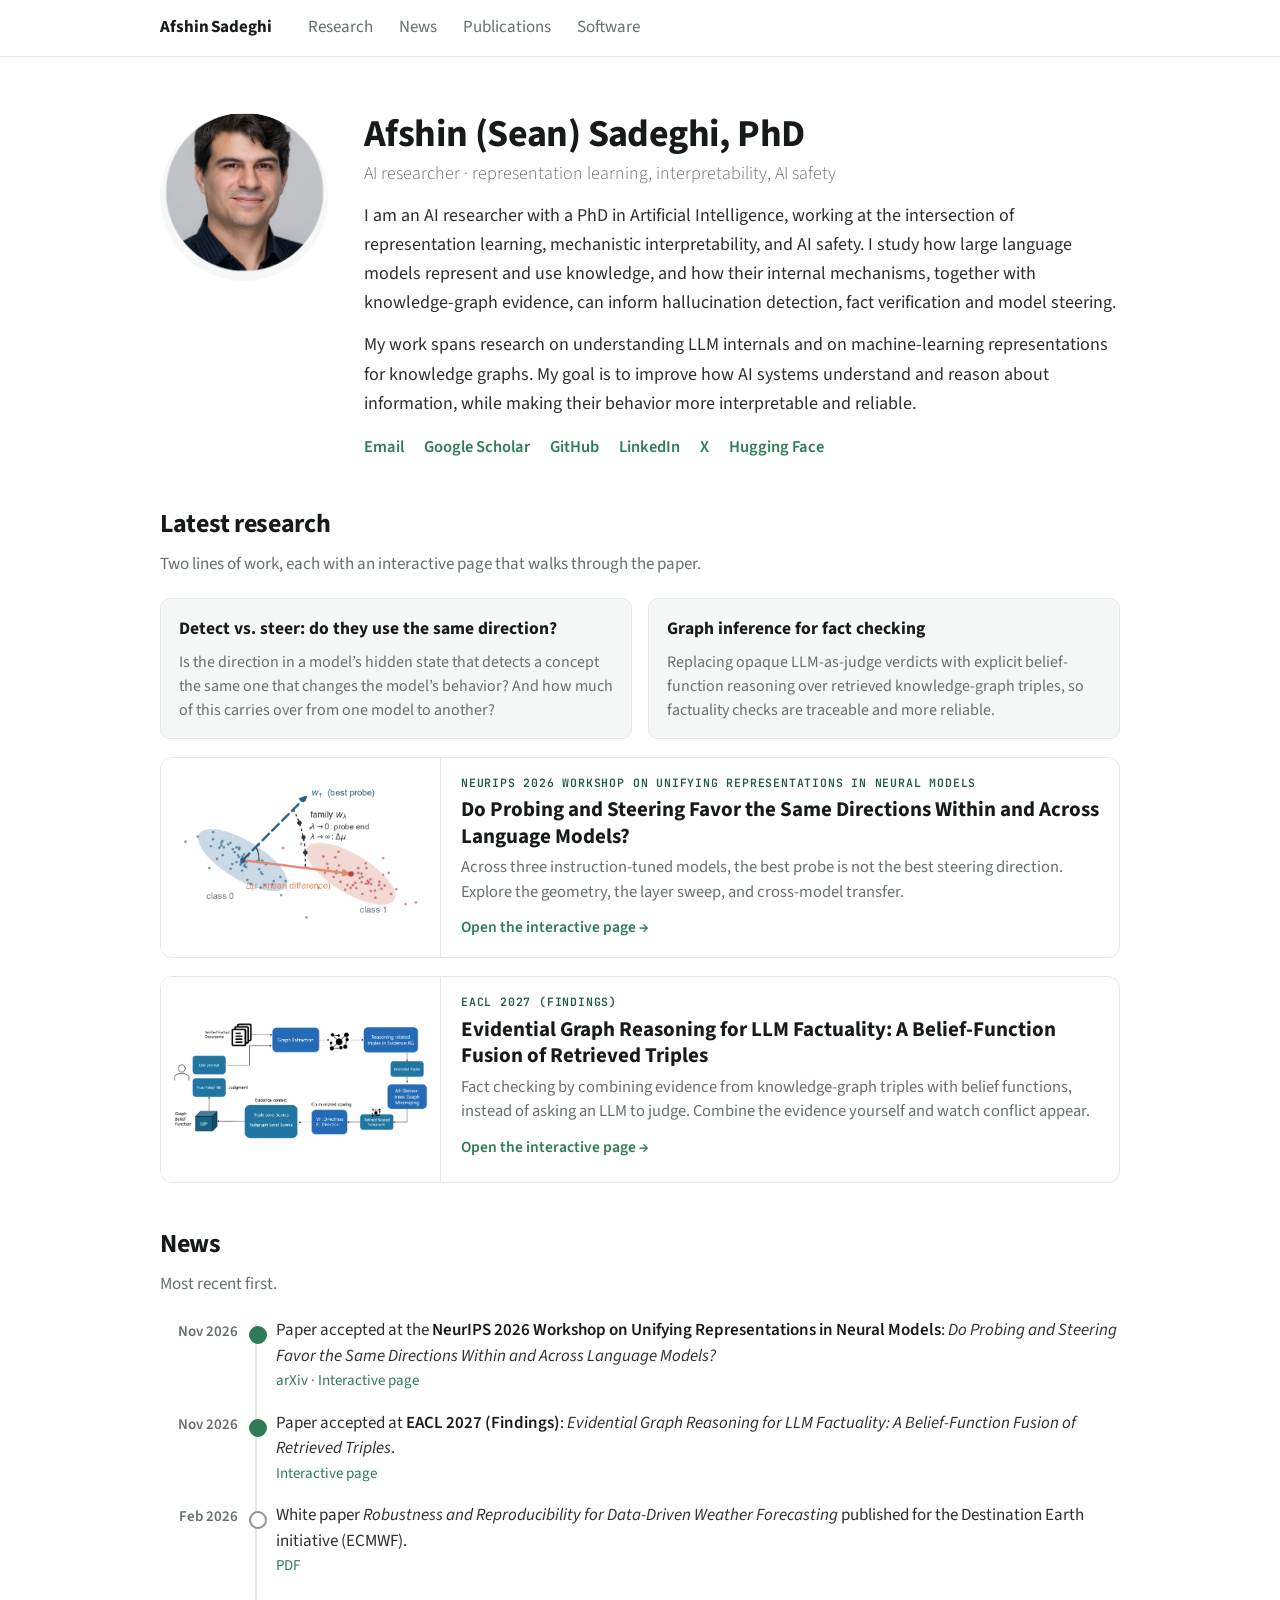
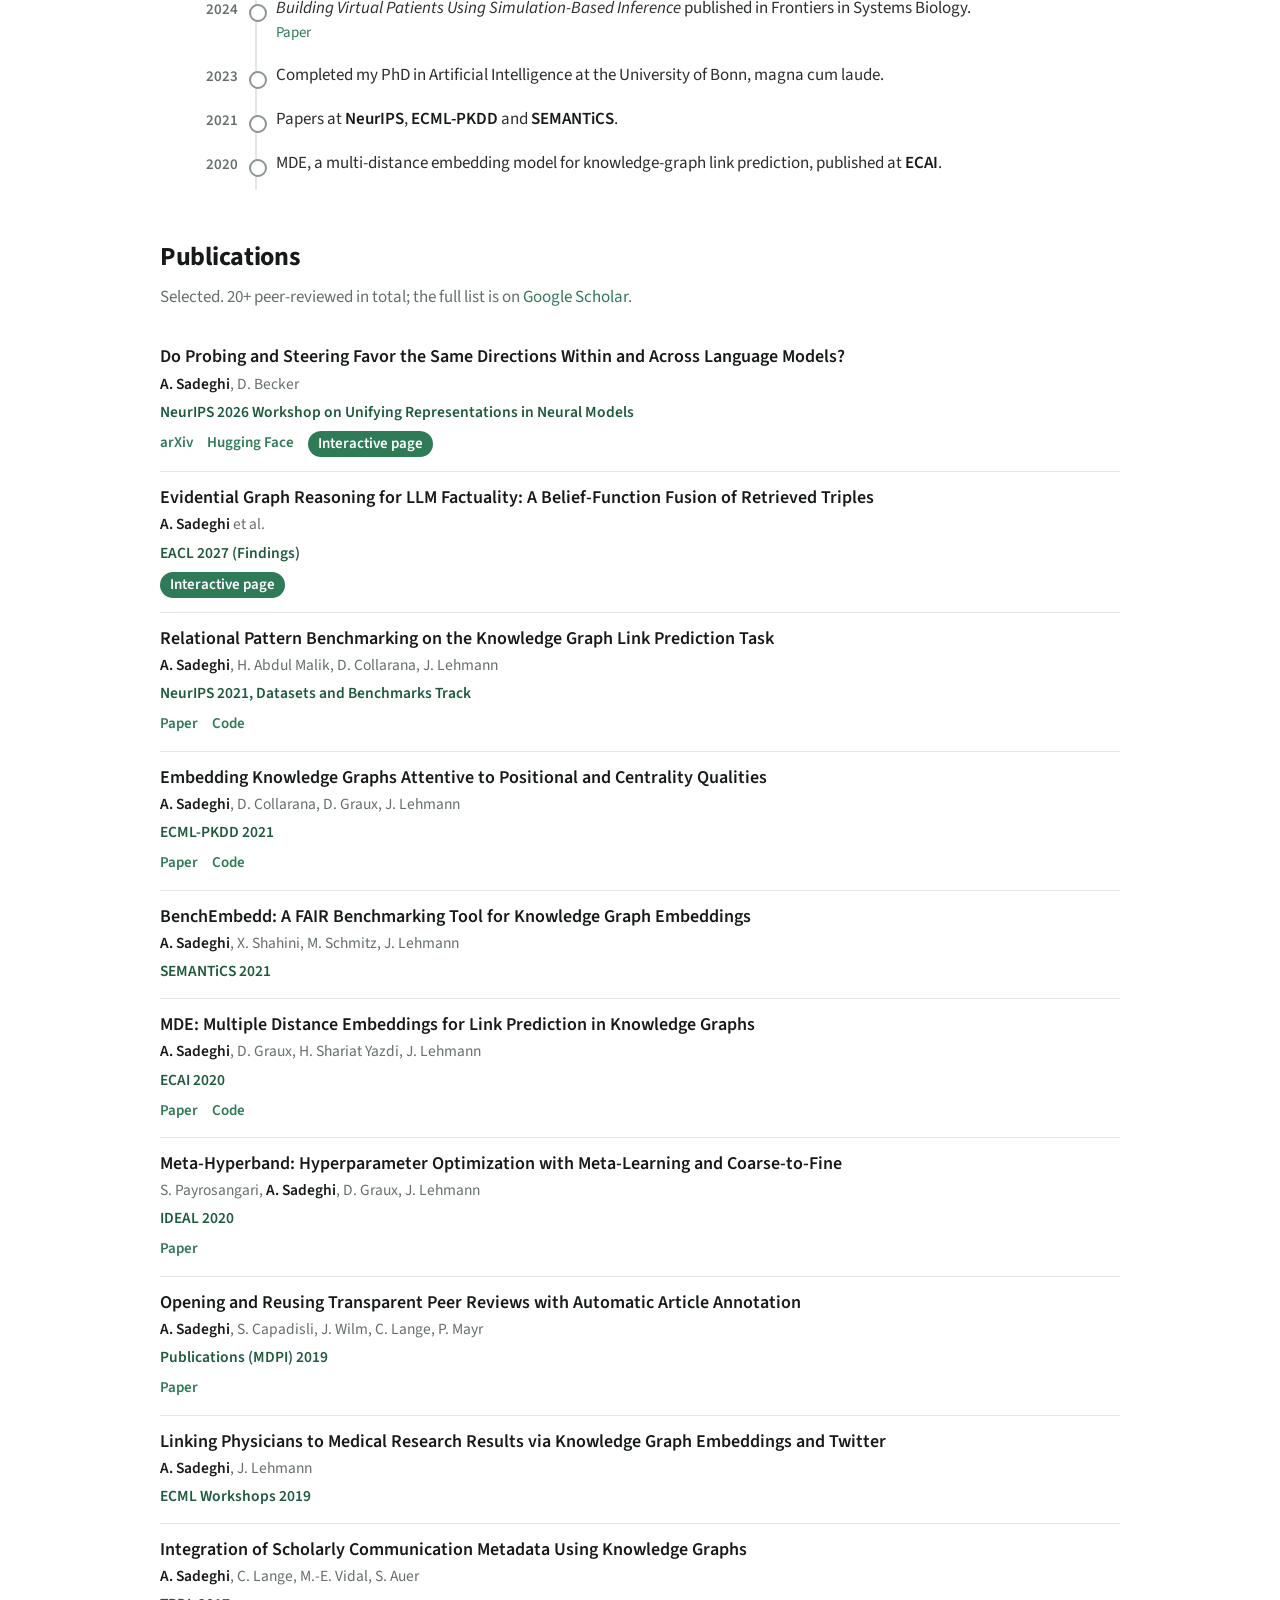
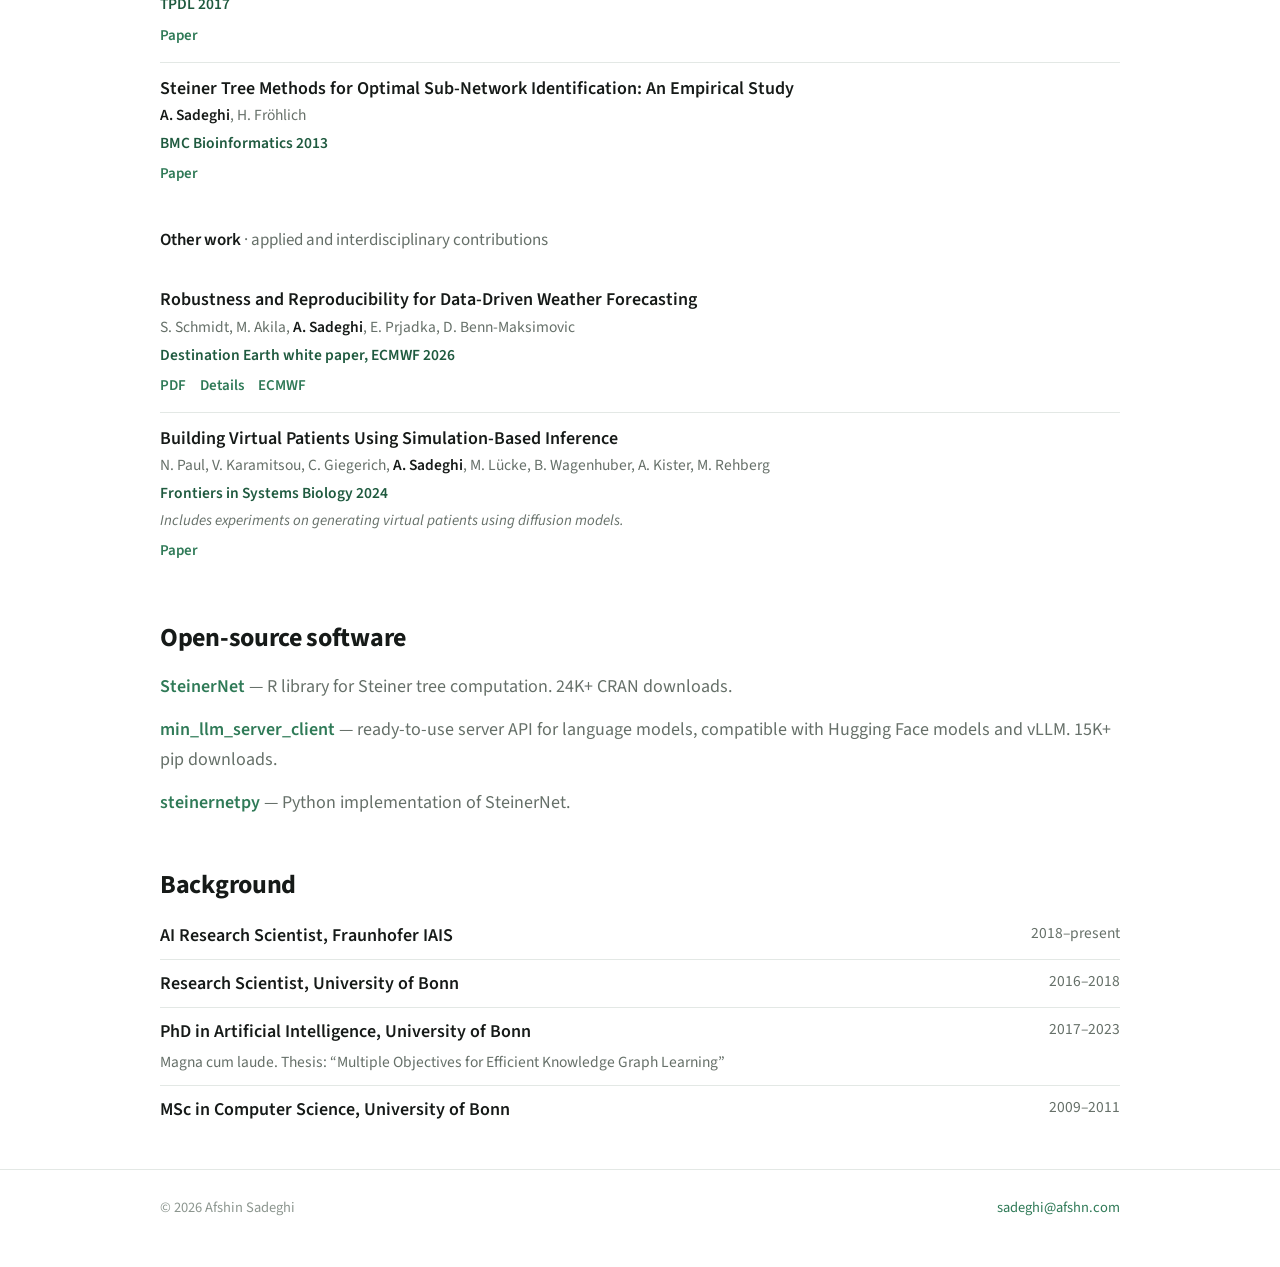
<file: index.html>
<!DOCTYPE html>
<html lang="en">
<head>
<meta charset="utf-8">
<meta name="viewport" content="width=device-width, initial-scale=1">
<title>Afshin Sadeghi</title>
<meta name="description" content="Afshin (Sean) Sadeghi, PhD: AI researcher working on representation learning, mechanistic interpretability and AI safety. How language models represent and use knowledge, hallucination detection, and model steering.">
<meta property="og:title" content="Afshin Sadeghi">
<meta property="og:description" content="AI researcher: how language models represent and use knowledge, and how that can make them more interpretable and reliable.">
<link rel="preconnect" href="https://fonts.googleapis.com">
<link rel="preconnect" href="https://fonts.gstatic.com" crossorigin>
<link rel="stylesheet" href="https://fonts.googleapis.com/css2?family=JetBrains+Mono:wght@400;600&family=Source+Sans+3:ital,wght@0,300..700;1,300..700&display=swap">
<link rel="stylesheet" href="assets/site.css">
</head>
<body>

<nav class="topnav">
  <div class="in">
    <a class="brand" href="index.html">Afshin Sadeghi</a>
    <a class="l" href="#research">Research</a>
    <a class="l" href="#news">News</a>
    <a class="l" href="#publications">Publications</a>
    <a class="l" href="#software">Software</a>
    <span class="sp"></span>
  </div>
</nav>

<header class="home-top">
  <div class="wrap wide">
    <div class="row">
      <img class="avatar" src="images/photo-circle.png" alt="Afshin Sadeghi">
      <div class="bio">
        <h1>Afshin (Sean) Sadeghi, PhD</h1>
        <p class="role">AI researcher &middot; representation learning, interpretability, AI safety</p>
        <p>I am an AI researcher with a PhD in Artificial Intelligence, working at the intersection of representation learning, mechanistic interpretability, and AI safety. I study how large language models represent and use knowledge, and how their internal mechanisms, together with knowledge-graph evidence, can inform hallucination detection, fact verification and model steering.</p>
        <p>My work spans research on understanding LLM internals and on machine-learning representations for knowledge graphs. My goal is to improve how AI systems understand and reason about information, while making their behavior more interpretable and reliable.</p>
        <div class="linkrow">
          <a href="mailto:sadeghi@afshn.com">Email</a>
          <a href="https://scholar.google.com/citations?user=uWTszVEAAAAJ&amp;hl=en">Google Scholar</a>
          <a href="https://github.com/afshinsadeghi">GitHub</a>
          <a href="https://www.linkedin.com/in/afshin-sadeghi/">LinkedIn</a>
          <a href="https://x.com/Sadeghi_Afshin">X</a>
          <a href="https://huggingface.co/afshinsadeghi">Hugging Face</a>
        </div>
      </div>
    </div>
  </div>
</header>

<main class="wrap wide">

  <!-- ===================== RESEARCH ===================== -->
  <section class="hsec" id="research">
    <h2>Latest research</h2>
    <p class="sub">Two lines of work, each with an interactive page that walks through the paper.</p>

    <div class="focus">
      <div class="f">
        <h3>Detect vs. steer: do they use the same direction?</h3>
        <p>Is the direction in a model&rsquo;s hidden state that detects a concept the same one that changes the model&rsquo;s behavior? And how much of this carries over from one model to another?</p>
      </div>
      <div class="f">
        <h3>Graph inference for fact checking</h3>
        <p>Replacing opaque LLM-as-judge verdicts with explicit belief-function reasoning over retrieved knowledge-graph triples, so factuality checks are traceable and more reliable.</p>
      </div>
    </div>

    <div class="rcards" style="margin-top:18px">

      <a class="rcard" href="research/probing-vs-steering/">
        <div class="thumb">
          <img src="research/probing-vs-steering/img/fig_concept_main.png" alt="Figure 1 of the paper: hidden states of two classes, the best probe direction and the mean-difference steering direction" loading="lazy">
        </div>
        <div class="txt">
          <div class="tag">NeurIPS 2026 Workshop on Unifying Representations in Neural Models</div>
          <h3>Do Probing and Steering Favor the Same Directions Within and Across Language Models?</h3>
          <p>Across three instruction-tuned models, the best probe is not the best steering direction. Explore the geometry, the layer sweep, and cross-model transfer.</p>
          <span class="go">Open the interactive page &rarr;</span>
        </div>
      </a>

      <a class="rcard" href="research/evidential-graph-reasoning/">
        <div class="thumb">
          <img src="research/evidential-graph-reasoning/img/pipeline-factcheck.png" alt="Pipeline figure of the paper: documents to graph extraction, Steiner-tree subgraphs, triple scoring, and the graph belief function that gives the verdict" loading="lazy">
        </div>
        <div class="txt">
          <div class="tag">EACL 2027 (Findings)</div>
          <h3>Evidential Graph Reasoning for LLM Factuality: A Belief-Function Fusion of Retrieved Triples</h3>
          <p>Fact checking by combining evidence from knowledge-graph triples with belief functions, instead of asking an LLM to judge. Combine the evidence yourself and watch conflict appear.</p>
          <span class="go">Open the interactive page &rarr;</span>
        </div>
      </a>

    </div>
  </section>

  <!-- ===================== NEWS ===================== -->
  <section class="hsec" id="news">
    <h2>News</h2>
    <p class="sub">Most recent first.</p>
    <ul class="timeline">
      <!-- Dates: month-level where known. Edit freely; newest first. -->
      <li class="hot"><span class="d">Nov 2026</span><span class="t">Paper accepted at the <b>NeurIPS 2026 Workshop on Unifying Representations in Neural Models</b>: <i>Do Probing and Steering Favor the Same Directions Within and Across Language Models?</i> <small><a href="https://arxiv.org/abs/2611.19499">arXiv</a> &middot; <a href="research/probing-vs-steering/">Interactive page</a></small></span></li>
      <li class="hot"><span class="d">Nov 2026</span><span class="t">Paper accepted at <b>EACL 2027 (Findings)</b>: <i>Evidential Graph Reasoning for LLM Factuality: A Belief-Function Fusion of Retrieved Triples</i>. <small><a href="research/evidential-graph-reasoning/">Interactive page</a></small></span></li>
      <li><span class="d">Feb 2026</span><span class="t">White paper <i>Robustness and Reproducibility for Data-Driven Weather Forecasting</i> published for the Destination Earth initiative (ECMWF). <small><a href="papers/robustness-reproducibility-data-driven-weather-forecasting-2026.pdf">PDF</a></small></span></li>
      <li><span class="d">2024</span><span class="t"><i>Building Virtual Patients Using Simulation-Based Inference</i> published in Frontiers in Systems Biology. <small><a href="https://www.frontiersin.org/articles/10.3389/fsysb.2024.1444912/full">Paper</a></small></span></li>
      <li><span class="d">2023</span><span class="t">Completed my PhD in Artificial Intelligence at the University of Bonn, magna cum laude.</span></li>
      <li><span class="d">2021</span><span class="t">Papers at <b>NeurIPS</b>, <b>ECML-PKDD</b> and <b>SEMANTiCS</b>.</span></li>
      <li><span class="d">2020</span><span class="t">MDE, a multi-distance embedding model for knowledge-graph link prediction, published at <b>ECAI</b>.</span></li>
    </ul>
  </section>

  <!-- ===================== PUBLICATIONS ===================== -->
  <section class="hsec" id="publications">
    <h2>Publications</h2>
    <p class="sub">Selected. 20+ peer-reviewed in total; the full list is on <a href="https://scholar.google.com/citations?user=uWTszVEAAAAJ&amp;hl=en">Google Scholar</a>.</p>

    <ul class="pubs">

      <li>
        <div class="pt">Do Probing and Steering Favor the Same Directions Within and Across Language Models?</div>
        <div class="pa"><span class="me">A. Sadeghi</span>, D. Becker</div>
        <div class="pv"><span class="venue">NeurIPS 2026 Workshop on Unifying Representations in Neural Models</span></div>
        <div class="pl"><a href="https://arxiv.org/abs/2611.19499">arXiv</a><a href="https://huggingface.co/papers/2611.19499">Hugging Face</a><a class="hi" href="research/probing-vs-steering/">Interactive page</a></div>
      </li>

      <li>
        <div class="pt">Evidential Graph Reasoning for LLM Factuality: A Belief-Function Fusion of Retrieved Triples</div>
        <div class="pa"><span class="me">A. Sadeghi</span> et al.</div>
        <div class="pv"><span class="venue">EACL 2027 (Findings)</span></div>
        <div class="pl"><a class="hi" href="research/evidential-graph-reasoning/">Interactive page</a></div>
      </li>



      <li>
        <div class="pt">Relational Pattern Benchmarking on the Knowledge Graph Link Prediction Task</div>
        <div class="pa"><span class="me">A. Sadeghi</span>, H. Abdul Malik, D. Collarana, J. Lehmann</div>
        <div class="pv"><span class="venue">NeurIPS 2021, Datasets and Benchmarks Track</span></div>
        <div class="pl"><a href="https://openreview.net/pdf?id=Gln7zxMffae">Paper</a><a href="https://github.com/mlwin-de/relational_pattern_benchmarking">Code</a></div>
      </li>

      <li>
        <div class="pt">Embedding Knowledge Graphs Attentive to Positional and Centrality Qualities</div>
        <div class="pa"><span class="me">A. Sadeghi</span>, D. Collarana, D. Graux, J. Lehmann</div>
        <div class="pv"><span class="venue">ECML-PKDD 2021</span></div>
        <div class="pl"><a href="https://2021.ecmlpkdd.org/wp-content/uploads/2021/07/sub_1096.pdf">Paper</a><a href="https://github.com/afshinsadeghi/GFA-NN">Code</a></div>
      </li>

      <li>
        <div class="pt">BenchEmbedd: A FAIR Benchmarking Tool for Knowledge Graph Embeddings</div>
        <div class="pa"><span class="me">A. Sadeghi</span>, X. Shahini, M. Schmitz, J. Lehmann</div>
        <div class="pv"><span class="venue">SEMANTiCS 2021</span></div>
      </li>

      <li>
        <div class="pt">MDE: Multiple Distance Embeddings for Link Prediction in Knowledge Graphs</div>
        <div class="pa"><span class="me">A. Sadeghi</span>, D. Graux, H. Shariat Yazdi, J. Lehmann</div>
        <div class="pv"><span class="venue">ECAI 2020</span></div>
        <div class="pl"><a href="https://ecai2020.eu/papers/1271_paper.pdf">Paper</a><a href="https://github.com/mlwin-de/MDE">Code</a></div>
      </li>

      <li>
        <div class="pt">Meta-Hyperband: Hyperparameter Optimization with Meta-Learning and Coarse-to-Fine</div>
        <div class="pa">S. Payrosangari, <span class="me">A. Sadeghi</span>, D. Graux, J. Lehmann</div>
        <div class="pv"><span class="venue">IDEAL 2020</span></div>
        <div class="pl"><a href="https://link.springer.com/chapter/10.1007/978-3-030-62362-3_30">Paper</a></div>
      </li>

      <li>
        <div class="pt">Opening and Reusing Transparent Peer Reviews with Automatic Article Annotation</div>
        <div class="pa"><span class="me">A. Sadeghi</span>, S. Capadisli, J. Wilm, C. Lange, P. Mayr</div>
        <div class="pv"><span class="venue">Publications (MDPI) 2019</span></div>
        <div class="pl"><a href="https://www.mdpi.com/2304-6775/7/1/9">Paper</a></div>
      </li>

      <li>
        <div class="pt">Linking Physicians to Medical Research Results via Knowledge Graph Embeddings and Twitter</div>
        <div class="pa"><span class="me">A. Sadeghi</span>, J. Lehmann</div>
        <div class="pv"><span class="venue">ECML Workshops 2019</span></div>
      </li>

      <li>
        <div class="pt">Integration of Scholarly Communication Metadata Using Knowledge Graphs</div>
        <div class="pa"><span class="me">A. Sadeghi</span>, C. Lange, M.-E. Vidal, S. Auer</div>
        <div class="pv"><span class="venue">TPDL 2017</span></div>
        <div class="pl"><a href="https://link.springer.com/chapter/10.1007/978-3-319-67008-9_26">Paper</a></div>
      </li>

      <li>
        <div class="pt">Steiner Tree Methods for Optimal Sub-Network Identification: An Empirical Study</div>
        <div class="pa"><span class="me">A. Sadeghi</span>, H. Fr&ouml;hlich</div>
        <div class="pv"><span class="venue">BMC Bioinformatics 2013</span></div>
        <div class="pl"><a href="https://bmcbioinformatics.biomedcentral.com/articles/10.1186/1471-2105-14-144">Paper</a></div>
      </li>

    </ul>

    <p class="sub" style="margin-top:26px"><b>Other work</b> &middot; applied and interdisciplinary contributions</p>
    <ul class="pubs">
      <li>
        <div class="pt">Robustness and Reproducibility for Data-Driven Weather Forecasting</div>
        <div class="pa">S. Schmidt, M. Akila, <span class="me">A. Sadeghi</span>, E. Prjadka, D. Benn-Maksimovic</div>
        <div class="pv"><span class="venue">Destination Earth white paper, ECMWF 2026</span></div>
        <div class="pl"><a href="papers/robustness-reproducibility-data-driven-weather-forecasting-2026.pdf">PDF</a><a href="papers/robustness-reproducibility-weather-forecasting.html">Details</a><a href="https://www.ecmwf.int/sites/default/files/elibrary/022026/81718-robustness-and-reproducibility-for-data-driven-weather-forecasting.pdf">ECMWF</a></div>
      </li>

      <li>
        <div class="pt">Building Virtual Patients Using Simulation-Based Inference</div>
        <div class="pa">N. Paul, V. Karamitsou, C. Giegerich, <span class="me">A. Sadeghi</span>, M. L&uuml;cke, B. Wagenhuber, A. Kister, M. Rehberg</div>
        <div class="pv"><span class="venue">Frontiers in Systems Biology 2024</span></div>
        <div class="pn">Includes experiments on generating virtual patients using diffusion models.</div>
        <div class="pl"><a href="https://www.frontiersin.org/articles/10.3389/fsysb.2024.1444912/full">Paper</a></div>
      </li>
    </ul>
  </section>

  <!-- ===================== SOFTWARE ===================== -->
  <section class="hsec" id="software">
    <h2>Open-source software</h2>
    <ul class="soft">
      <li><span class="st"><a href="https://github.com/afshinsadeghi/SteinerNet">SteinerNet</a></span> <span class="sd">&mdash; R library for Steiner tree computation. 24K+ CRAN downloads.</span></li>
      <li><span class="st"><a href="https://github.com/afshinsadeghi/min_llm_server_client">min_llm_server_client</a></span> <span class="sd">&mdash; ready-to-use server API for language models, compatible with Hugging Face models and vLLM. 15K+ pip downloads.</span></li>
      <li><span class="st"><a href="https://github.com/afshinsadeghi/steinernetpy">steinernetpy</a></span> <span class="sd">&mdash; Python implementation of SteinerNet.</span></li>
    </ul>
  </section>

  <!-- ===================== BACKGROUND ===================== -->
  <section class="hsec" id="background">
    <h2>Background</h2>
    <ul class="explist">
      <li><span class="eo">AI Research Scientist, Fraunhofer IAIS</span><span class="ey">2018&ndash;present</span></li>
      <li><span class="eo">Research Scientist, University of Bonn</span><span class="ey">2016&ndash;2018</span></li>
      <li><span class="eo">PhD in Artificial Intelligence, University of Bonn</span><span class="ey">2017&ndash;2023</span><span class="ed">Magna cum laude. Thesis: &ldquo;Multiple Objectives for Efficient Knowledge Graph Learning&rdquo;</span></li>
      <li><span class="eo">MSc in Computer Science, University of Bonn</span><span class="ey">2009&ndash;2011</span></li>
    </ul>
  </section>

</main>

<footer class="site">
  <div class="wrap wide">
    <span>&copy; 2026 Afshin Sadeghi</span>
    <span><a href="mailto:sadeghi@afshn.com">sadeghi@afshn.com</a></span>
  </div>
</footer>

</body>
</html>
</file>
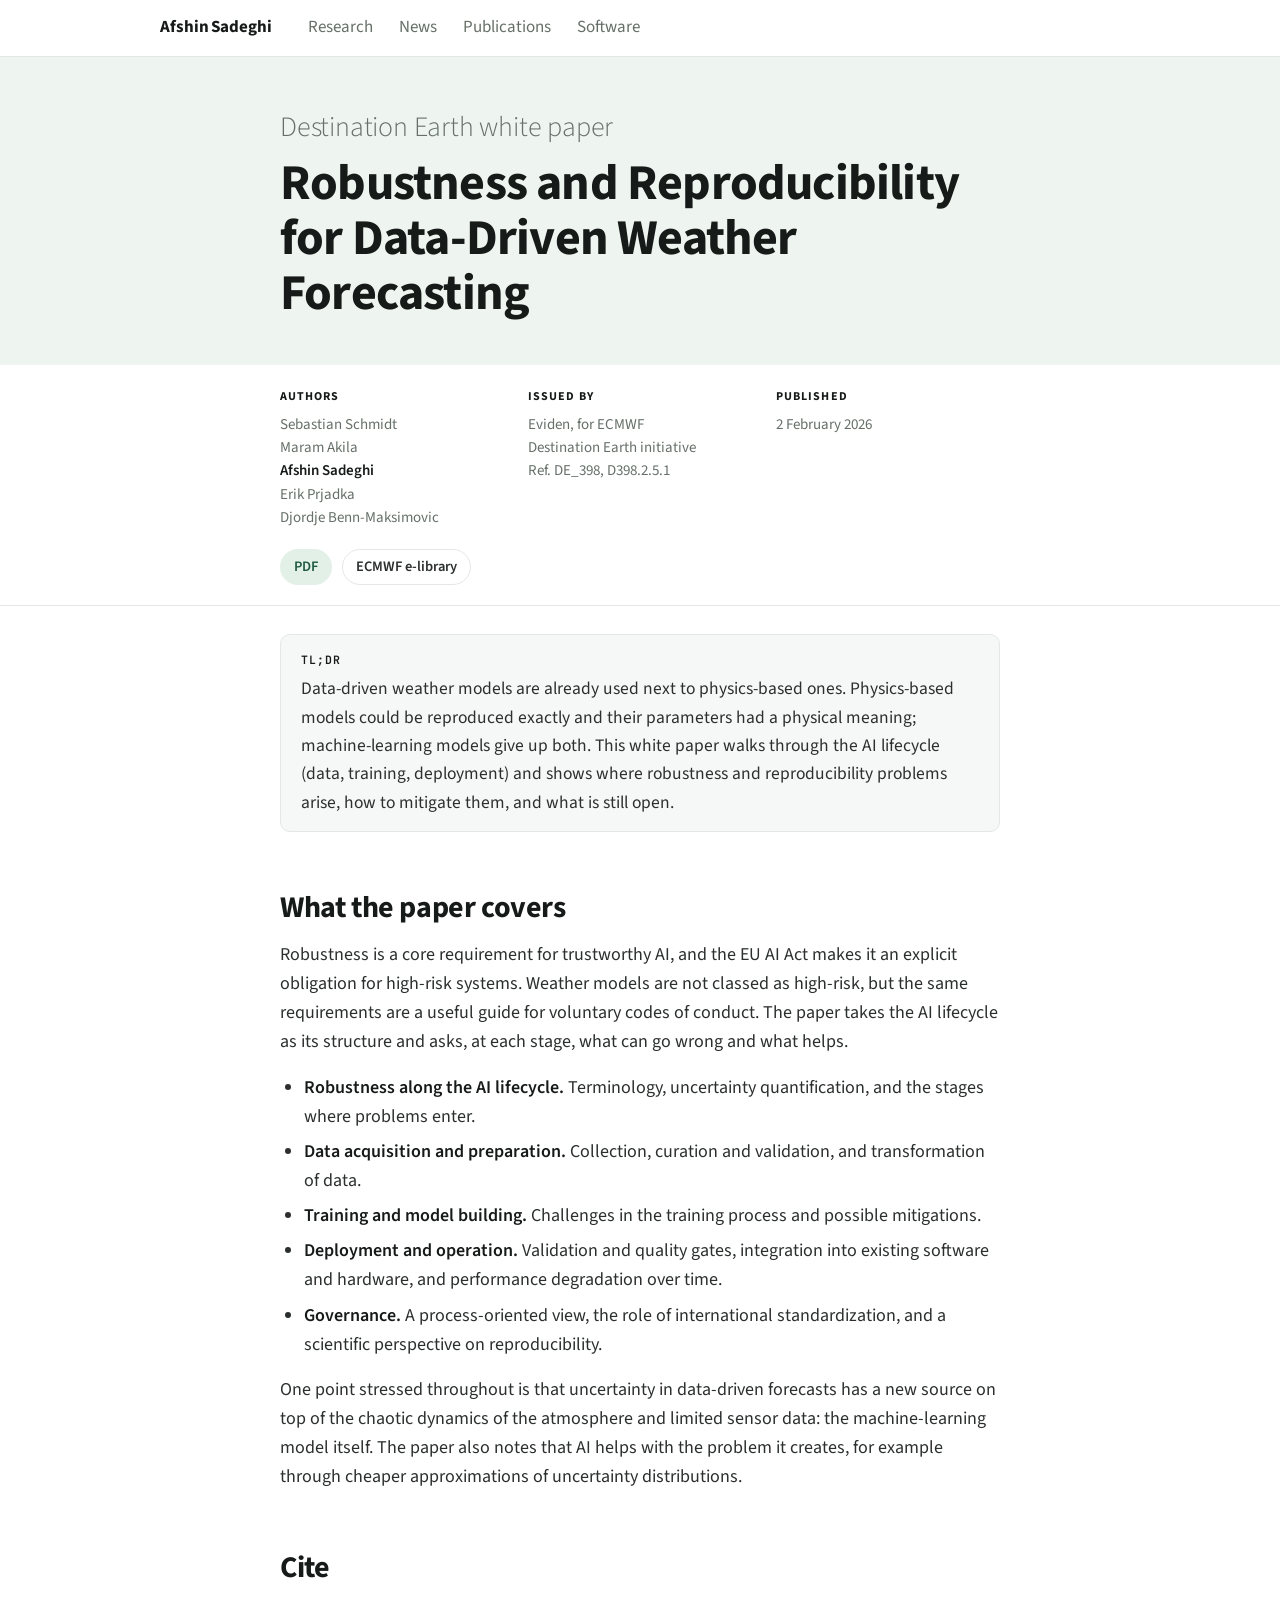
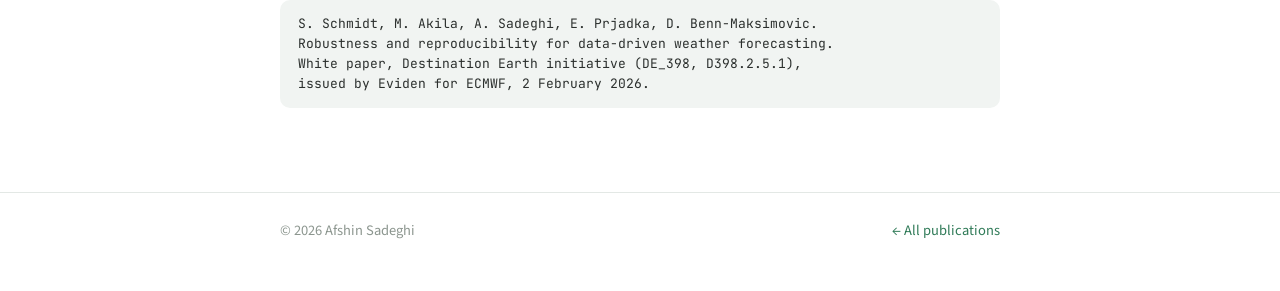
<file: papers/robustness-reproducibility-weather-forecasting.html>
<!DOCTYPE html>
<html lang="en">
<head>
<meta charset="utf-8">
<meta name="viewport" content="width=device-width, initial-scale=1">
<title>Robustness and Reproducibility for Data-Driven Weather Forecasting</title>
<meta name="description" content="Destination Earth white paper on robustness and reproducibility challenges of data-driven weather forecasting along the AI lifecycle.">
<meta name="citation_title" content="Robustness and reproducibility for data-driven weather forecasting">
<meta name="citation_author" content="Schmidt, Sebastian">
<meta name="citation_author" content="Akila, Maram">
<meta name="citation_author" content="Sadeghi, Afshin">
<meta name="citation_author" content="Prjadka, Erik">
<meta name="citation_author" content="Benn-Maksimovic, Djordje">
<meta name="citation_publication_date" content="2026/02/02">
<meta name="citation_technical_report_institution" content="Eviden / ECMWF, Destination Earth">
<meta name="citation_technical_report_number" content="D398.2.5.1">
<meta name="citation_pdf_url" content="https://www.afshn.com/papers/robustness-reproducibility-data-driven-weather-forecasting-2026.pdf">
<link rel="preconnect" href="https://fonts.googleapis.com">
<link rel="preconnect" href="https://fonts.gstatic.com" crossorigin>
<link rel="stylesheet" href="https://fonts.googleapis.com/css2?family=JetBrains+Mono:wght@400;600&family=Source+Sans+3:ital,wght@0,300..700;1,300..700&display=swap">
<link rel="stylesheet" href="../assets/site.css">
</head>
<body>

<nav class="topnav">
  <div class="in">
    <a class="brand" href="../index.html">Afshin Sadeghi</a>
    <a class="l" href="../index.html#research">Research</a>
    <a class="l" href="../index.html#news">News</a>
    <a class="l" href="../index.html#publications">Publications</a>
    <a class="l" href="../index.html#software">Software</a>
  </div>
</nav>

<header class="hero">
  <div class="wrap">
    <p class="kicker">Destination Earth white paper</p>
    <h1>Robustness and Reproducibility for Data-Driven Weather Forecasting</h1>
  </div>
</header>

<section class="meta">
  <div class="grid">
    <div><h5>Authors</h5>
      <p>Sebastian Schmidt<br>Maram Akila<br><span class="me">Afshin Sadeghi</span><br>Erik Prjadka<br>Djordje Benn-Maksimovic</p></div>
    <div><h5>Issued by</h5><p>Eviden, for ECMWF<br>Destination Earth initiative<br>Ref. DE_398, D398.2.5.1</p></div>
    <div><h5>Published</h5><p>2 February 2026</p></div>
  </div>
  <div class="badges">
    <a class="badge venue" href="robustness-reproducibility-data-driven-weather-forecasting-2026.pdf">PDF</a>
    <a class="badge" href="https://www.ecmwf.int/sites/default/files/elibrary/022026/81718-robustness-and-reproducibility-for-data-driven-weather-forecasting.pdf">ECMWF e-library</a>
  </div>
</section>

<main class="wrap">
  <article>

    <div class="tldr">
      <div class="lab">TL;DR</div>
      <p>Data-driven weather models are already used next to physics-based ones. Physics-based models could be reproduced exactly and their parameters had a physical meaning; machine-learning models give up both. This white paper walks through the AI lifecycle (data, training, deployment) and shows where robustness and reproducibility problems arise, how to mitigate them, and what is still open.</p>
    </div>

    <h2>What the paper covers</h2>
    <p>Robustness is a core requirement for trustworthy AI, and the EU AI Act makes it an explicit obligation for high-risk systems. Weather models are not classed as high-risk, but the same requirements are a useful guide for voluntary codes of conduct. The paper takes the AI lifecycle as its structure and asks, at each stage, what can go wrong and what helps.</p>

    <ul>
      <li><b>Robustness along the AI lifecycle.</b> Terminology, uncertainty quantification, and the stages where problems enter.</li>
      <li><b>Data acquisition and preparation.</b> Collection, curation and validation, and transformation of data.</li>
      <li><b>Training and model building.</b> Challenges in the training process and possible mitigations.</li>
      <li><b>Deployment and operation.</b> Validation and quality gates, integration into existing software and hardware, and performance degradation over time.</li>
      <li><b>Governance.</b> A process-oriented view, the role of international standardization, and a scientific perspective on reproducibility.</li>
    </ul>

    <p>One point stressed throughout is that uncertainty in data-driven forecasts has a new source on top of the chaotic dynamics of the atmosphere and limited sensor data: the machine-learning model itself. The paper also notes that AI helps with the problem it creates, for example through cheaper approximations of uncertainty distributions.</p>

    <h2>Cite</h2>
    <div class="bibbox">S. Schmidt, M. Akila, A. Sadeghi, E. Prjadka, D. Benn-Maksimovic.
Robustness and reproducibility for data-driven weather forecasting.
White paper, Destination Earth initiative (DE_398, D398.2.5.1),
issued by Eviden for ECMWF, 2 February 2026.</div>

  </article>
</main>

<footer class="site">
  <div class="wrap">
    <span>&copy; 2026 Afshin Sadeghi</span>
    <a href="../index.html#publications">&larr; All publications</a>
  </div>
</footer>

</body>
</html>
</file>
<file: assets/site.css>
/* Shared design system for afshn.com — homepage + interactive paper pages.
   Style follows the clean "research blog" look: Source Sans 3, tinted hero band,
   authors/affiliations/date grid, TL;DR card, wide readable article column. */

:root{
  --bg:#ffffff;
  --surface:#f6f8f7;          /* cards, widgets */
  --band:#eef4f0;             /* hero band */
  --ink:#2b2f2d;
  --ink-strong:#161a18;
  --muted:#667069;
  --faint:#8c968f;
  --line:#e3e8e5;
  --accent:#2f7a57;           /* links, highlights */
  --accent-ink:#1f5a3f;
  --accent-soft:#e3f0e8;
  --warm:#c2571a;             /* second series / warnings */
  --warm-soft:#fbeadf;
  --blue:#2f5f9e;             /* third series */
  --blue-soft:#e4ecf7;
  --code-bg:#f1f4f2;
  --max:760px;                /* reading column */
  --wide:1000px;              /* figures, widgets */
  --radius:10px;
  --sans:"Source Sans 3","Source Sans Pro",-apple-system,BlinkMacSystemFont,"Segoe UI",Roboto,Helvetica,Arial,sans-serif;
  --mono:"JetBrains Mono",ui-monospace,SFMono-Regular,Menlo,Consolas,monospace;
}
@media (prefers-color-scheme: dark){
  :root:not([data-theme="light"]){
    --bg:#141816;
    --surface:#1b211e; --band:#1a2420;
    --ink:#d6dcd8; --ink-strong:#f1f4f2; --muted:#9aa59e; --faint:#74807a;
    --line:#2a322e; --accent:#6fc59a; --accent-ink:#8fd8b3; --accent-soft:#1f3329;
    --warm:#f09a62; --warm-soft:#3a2a1e; --blue:#8db4ea; --blue-soft:#1f2a3b;
    --code-bg:#1d2421;
  }
}
:root[data-theme="dark"]{
  --bg:#141816; --surface:#1b211e; --band:#1a2420;
  --ink:#d6dcd8; --ink-strong:#f1f4f2; --muted:#9aa59e; --faint:#74807a;
  --line:#2a322e; --accent:#6fc59a; --accent-ink:#8fd8b3; --accent-soft:#1f3329;
  --warm:#f09a62; --warm-soft:#3a2a1e; --blue:#8db4ea; --blue-soft:#1f2a3b;
  --code-bg:#1d2421;
}

*{box-sizing:border-box}
html{-webkit-text-size-adjust:100%; scroll-behavior:smooth; scroll-padding-top:72px}
body{
  margin:0; background:var(--bg); color:var(--ink);
  font-family:var(--sans); font-size:18px; line-height:1.62; font-weight:400;
  -webkit-font-smoothing:antialiased;
}
a{color:var(--accent); text-decoration:none}
a:hover{text-decoration:underline; text-underline-offset:3px}
img,svg,canvas{max-width:100%}
code,kbd{font-family:var(--mono); font-size:.86em; background:var(--code-bg); padding:.1em .32em; border-radius:4px}
b,strong{font-weight:600; color:var(--ink-strong)}
.wrap{max-width:var(--max); margin:0 auto; padding:0 20px}
.wrap.wide{max-width:var(--wide)}

/* ---------- top navigation ---------- */
.topnav{position:sticky; top:0; z-index:50; background:color-mix(in srgb,var(--bg) 92%,transparent);
  backdrop-filter:saturate(1.4) blur(8px); border-bottom:1px solid var(--line)}
.topnav .in{max-width:var(--wide); margin:0 auto; padding:0 20px; height:56px;
  display:flex; align-items:center; gap:26px}
.topnav .brand{font-weight:700; color:var(--ink-strong); font-size:17px; letter-spacing:-.1px; margin-right:10px; white-space:nowrap}
.topnav .brand:hover{text-decoration:none}
.topnav a.l{color:var(--muted); font-size:17px}
.topnav a.l:hover,.topnav a.l.on{color:var(--accent); text-decoration:none}
.topnav .sp{flex:1}
@media (max-width:640px){
  .topnav .in{gap:16px; overflow-x:auto; scrollbar-width:none}
  .topnav a.l{font-size:15px; white-space:nowrap}
  .topnav .brand{font-size:15px}
}

/* ---------- paper hero ---------- */
.hero{background:var(--band); padding:48px 0 44px; position:relative; overflow:hidden}
.hero canvas.hero-net{position:absolute; inset:0; width:100%; height:100%; pointer-events:none; opacity:.85;
  -webkit-mask-image:linear-gradient(90deg,transparent 0,transparent 52%,rgba(0,0,0,.45) 72%,#000 100%);
  mask-image:linear-gradient(90deg,transparent 0,transparent 52%,rgba(0,0,0,.45) 72%,#000 100%)}
@media (max-width:760px){.hero canvas.hero-net{display:none}}
.hero .wrap{position:relative; z-index:1}

/* ---------- animated figures (steering page) ---------- */
.anifig{background:var(--bg); border:1px solid var(--line); border-radius:8px; padding:10px 8px 6px}
.anirow{display:flex; flex-wrap:wrap; gap:8px; justify-content:center}
.anipanel{flex:1 1 300px; min-width:0; max-width:460px}
.anirow.three .anipanel{flex:1 1 230px; max-width:320px}
.anifig svg{display:block; width:100%; height:auto; overflow:visible}
.anifig svg text{font-family:var(--sans); fill:var(--muted); font-size:9px}
.anifig svg .ttl{font-size:11px; font-weight:600; fill:var(--ink-strong)}
.anifig svg .tl{font-size:8.5px} .anifig svg .al{font-size:8.5px; fill:var(--muted)}
.anifig svg .frame{fill:none; stroke:var(--line)} .anifig svg .tick{stroke:var(--line)}
.anifig svg .ref{stroke:var(--line); stroke-dasharray:2 3}
.anifig svg .cursor{stroke:var(--ink-strong); stroke-width:1; opacity:0; transition:opacity .4s}
.anifig svg.go .cursor{opacity:.55}
.anifig svg .cv{fill:none; opacity:0; transition:opacity .3s}
.anifig svg.go .cv{opacity:1}
.anifig svg .cv.probe{stroke-width:1.5; stroke-dasharray:5 3} .anifig svg .cv.steer{stroke-width:2.1}
.anifig svg .mk{opacity:0; transform-box:fill-box; transform-origin:center; transition:opacity .4s 1.4s, transform .2s} .anifig svg.go .mk{opacity:1}
.anifig svg .mk.steer{transition-delay:2.2s}
.anifig svg .mk.probe{fill:var(--bg); stroke-width:1.1} .anifig svg .mk.big{stroke-width:1.6}
.anifig svg .mk.on{transform:scale(1.7)}
.anifig svg .diag{fill:none; stroke:var(--ink); stroke-width:1; stroke-dasharray:4 3; opacity:.7}
.anifig svg .note{font-size:7.5px; fill:var(--muted)} .anifig svg .note.r{font-size:9px; fill:var(--ink-strong); font-weight:600}
.anifig svg .pt{opacity:0; transform-box:fill-box; transform-origin:center; transform:scale(.3); transition:opacity .45s, transform .45s cubic-bezier(.2,1.4,.4,1), filter .3s}
.anifig svg .pt.in{opacity:1; transform:scale(1)}
.anifig svg .pt.dim{opacity:.3} .anifig svg .pt.hi .dot{stroke:var(--ink-strong); stroke-width:1.6}
.anifig svg .dot{stroke:var(--bg); stroke-width:.6; cursor:pointer}
.anifig svg .eb{stroke-width:1; opacity:.85} .anifig svg .pl{font-size:7.5px; fill:var(--ink)}
.anilegend{display:flex; flex-wrap:wrap; gap:6px 14px; justify-content:center; font-size:12.5px; color:var(--muted); margin:6px 4px 2px}
.anilegend i{display:inline-block; width:12px; height:12px; border-radius:3px; vertical-align:-2px; margin-right:5px}
.anilegend b{color:var(--ink); font-weight:600}
.aniread{font-family:var(--mono); font-size:11.5px; line-height:1.5; color:var(--ink); min-height:3.2em; margin:4px 6px 0; text-align:center}
.aniread b{color:var(--ink-strong)}
@media (prefers-reduced-motion:reduce){.anifig svg .pt,.anifig svg .mk,.anifig svg .cv,.anifig svg .cursor{transition:none}}

/* ---------- pipeline animation (evidential page) ---------- */
.pipe{--pk:#222222; --ps:#59636e; --pg:#8b929b; --pr:#d93a4b; --pl:#e1e4e8; --pp:#ffffff}
@media (prefers-color-scheme:dark){:root:not([data-theme="light"]) .pipe{--pk:#e8ebee; --ps:#aab3bd; --pg:#6f7883; --pr:#f06a78; --pl:#2d343b; --pp:#20262c}}
:root[data-theme="dark"] .pipe{--pk:#e8ebee; --ps:#aab3bd; --pg:#6f7883; --pr:#f06a78; --pl:#2d343b; --pp:#20262c}
.pipe svg{display:block; width:100%; height:auto; background:var(--pp); border:1px solid var(--pl); border-radius:8px}
.pipe svg text{font-family:var(--sans); fill:var(--pk)}
.pipe .box .frame{fill:var(--pp); stroke:var(--pg); stroke-width:1.5; transition:stroke .3s, stroke-width .3s}
.pipe .box.act .frame{stroke:var(--pr); stroke-width:2.5}
.pipe .box.done .frame{stroke:var(--pk)}
.pipe .box .tt{font-size:10.5px; font-weight:600; fill:var(--pk)}
.pipe .box .ts{font-size:8.5px; fill:var(--ps)}
.pipe .box .inner{opacity:0; transition:opacity .4s}
.pipe .box.act .inner,.pipe .box.done .inner{opacity:1}
.pipe .ani{opacity:0; transition:opacity .4s}
.pipe .box.act .ani,.pipe .box.done .ani{opacity:1}
.pipe .box.act .ani{transition-delay:var(--d,0s)}
.pipe .draw{stroke-dasharray:200; stroke-dashoffset:200; transition:stroke-dashoffset .8s ease}
.pipe .draw.keep{stroke:var(--pk); stroke-width:1.8}
.pipe .draw.hot{stroke:var(--pr); stroke-width:2}
.pipe .box.act .draw,.pipe .box.done .draw{stroke-dashoffset:0}
.pipe .box.act .draw{transition-delay:var(--d,0s)}
.pipe .gone{transition:opacity .6s .7s}
.pipe .box.act .gone,.pipe .box.done .gone{opacity:.12}
.pipe .bar{transform:scaleX(0); transform-box:fill-box; transform-origin:left center; transition:transform .7s ease}
.pipe .box.act .bar,.pipe .box.done .bar{transform:scaleX(1)}
.pipe .box.act .bar{transition-delay:var(--d,0s)}
.pipe .pick{fill:var(--pp); stroke:var(--pg); transition:fill .4s .6s, stroke .4s .6s}
.pipe .box.act .pick,.pipe .box.done .pick{fill:var(--pr); stroke:var(--pr)}
.pipe .pickt{fill:var(--pk); font-weight:600; transition:fill .4s .6s}
.pipe .box.act .pickt,.pipe .box.done .pickt{fill:#fff}
.pipe .arrow{stroke:var(--pg); stroke-width:1.5; fill:none; marker-end:url(#pipeArr); transition:stroke .3s}
.pipe .arrow.flow{stroke:var(--pr); stroke-dasharray:5 4; animation:pipeflow .7s linear infinite; marker-end:url(#pipeArrR)}
.pipe .arrow.done{stroke:var(--pk); marker-end:url(#pipeArrK)}
@keyframes pipeflow{to{stroke-dashoffset:-18}}
.pipe .node{fill:var(--pp); stroke:var(--ps); stroke-width:1.3}
.pipe .node.hit{stroke:var(--pr); stroke-width:2}
.pipe .edge{stroke:var(--pg); stroke-width:1.2}
.pipe .note{font-size:15.5px; line-height:1.5; color:var(--ink); min-height:72px; margin:10px 0 0}
.pipe .note b{color:var(--ink-strong)}
@media (prefers-reduced-motion:reduce){.pipe .inner,.pipe .ani,.pipe .draw,.pipe .gone,.pipe .bar,.pipe .frame,.pipe .pick,.pipe .pickt{transition:none} .pipe .arrow.flow{animation:none}}
.hero .kicker{font-size:clamp(20px,3.4vw,28px); font-weight:300; color:var(--muted); margin:0 0 6px; letter-spacing:-.2px}
.hero h1{margin:0; font-size:clamp(30px,6vw,50px); line-height:1.1; font-weight:700; letter-spacing:-.8px; color:var(--ink-strong)}
.hero .standfirst{margin-top:26px; padding-top:22px; border-top:2px solid var(--accent); max-width:760px}
.hero .standfirst .lab{font-family:var(--mono); font-size:11.5px; font-weight:600; letter-spacing:.08em; text-transform:uppercase; color:var(--accent-ink); margin:0 0 8px}
.hero .standfirst p{margin:0 0 12px; font-size:clamp(18px,2.4vw,21px); line-height:1.5; font-weight:300; color:var(--ink)}
.hero .standfirst p:last-child{margin-bottom:0}
.hero .standfirst b{font-weight:600; color:var(--ink-strong)}
/* ---------- highlights strip (three animated tiles) ---------- */
/* palette borrowed from the teaser panels of rikiyat.github.io: cool greys, dark ink, red for the moving part */
.hl{border-bottom:1px solid var(--line); background:var(--bg);
  --hl-ink:#222222; --hl-slate:#59636e; --hl-grey:#8b929b; --hl-red:#d93a4b;
  --hl-panel:#ffffff; --hl-vis:#f4f5f7; --hl-line:#e1e4e8; --hl-border:#c9ced5; --hl-bubble:#cfd5dc}
@media (prefers-color-scheme:dark){:root:not([data-theme="light"]) .hl{
  --hl-ink:#e8ebee; --hl-slate:#aab3bd; --hl-grey:#6f7883; --hl-red:#f06a78;
  --hl-panel:#20262c; --hl-vis:#171b1f; --hl-line:#2d343b; --hl-border:#3a424a; --hl-bubble:#3a424a}}
:root[data-theme="dark"] .hl{
  --hl-ink:#e8ebee; --hl-slate:#aab3bd; --hl-grey:#6f7883; --hl-red:#f06a78;
  --hl-panel:#20262c; --hl-vis:#171b1f; --hl-line:#2d343b; --hl-border:#3a424a; --hl-bubble:#3a424a}
.hl .grid{max-width:var(--wide); margin:0 auto; padding:22px 20px 10px; display:grid; grid-template-columns:repeat(3,1fr); gap:16px}
.hl a.tile{display:block; color:inherit; border:1px solid var(--hl-border); border-radius:var(--radius); background:var(--hl-panel); overflow:hidden; transition:border-color .15s}
.hl a.tile:hover{border-color:var(--hl-slate); text-decoration:none}
.hl .vis{height:172px; background:var(--hl-vis); border-bottom:1px solid var(--hl-line); position:relative}
.hl .vis svg{width:100%; height:100%; display:block; font-family:var(--sans,inherit)}
.hl .cap{padding:10px 14px 12px}
.hl .cap b{display:block; font-size:15.5px; color:var(--hl-ink); margin-bottom:2px}
.hl .cap span{display:block; font-size:13.5px; line-height:1.4; color:var(--hl-slate)}
@media (max-width:820px){.hl .grid{grid-template-columns:1fr; max-width:420px}}

/* tile 1: turning arrow + meters */
.hl-arrow{transform-box:view-box; transform-origin:130px 87px; animation:hl-turn 6s ease-in-out infinite}
@keyframes hl-turn{0%,18%{transform:rotate(-61deg)} 50%,68%{transform:rotate(-19deg)} 100%{transform:rotate(-61deg)}}
.hl-m1,.hl-m2{transform-box:view-box; transform-origin:70px 0}
.hl-m1{animation:hl-m1 6s ease-in-out infinite}
.hl-m2{animation:hl-m2 6s ease-in-out infinite}
@keyframes hl-m1{0%,18%{transform:scaleX(1)} 50%,68%{transform:scaleX(.6)} 100%{transform:scaleX(1)}}
@keyframes hl-m2{0%,18%{transform:scaleX(.5)} 50%,68%{transform:scaleX(1)} 100%{transform:scaleX(.5)}}

/* tile 2: carried arrow */
.hl-carry{transform-box:view-box; transform-origin:60px 95px; animation:hl-carry 11s ease-in-out infinite}
@keyframes hl-carry{
  0%,9%{transform:translate(0,0) rotate(-35deg); opacity:1}
  32%,48%{transform:translate(140px,0) rotate(-29deg); opacity:1}
  52%{transform:translate(140px,0) rotate(-29deg); opacity:0}
  54%{transform:translate(0,0) rotate(-35deg); opacity:0}
  58%{transform:translate(0,0) rotate(-35deg); opacity:1}
  80%,96%{transform:translate(140px,0) rotate(14deg); opacity:1}
  100%{transform:translate(140px,0) rotate(14deg); opacity:0}}
.hl-lab1{animation:hl-lab1 11s linear infinite}
.hl-lab2{animation:hl-lab2 11s linear infinite}
@keyframes hl-lab1{0%,22%{opacity:0} 28%,50%{opacity:1} 54%,100%{opacity:0}}
@keyframes hl-lab2{0%,70%{opacity:0} 76%,98%{opacity:1} 100%{opacity:0}}

/* tile 3: chat */
.hl-chat{padding:12px 12px 0; font-size:13px; line-height:1.35}
.hl-chat .bq,.hl-chat .ba{max-width:88%; padding:6px 10px; border-radius:12px; border:1px solid var(--hl-bubble)}
.hl-chat .bq{background:var(--hl-panel); color:var(--hl-ink); border-bottom-left-radius:4px}
.hl-chat .ba{background:var(--hl-ink); color:var(--hl-vis); border-color:transparent; margin:8px 0 0 auto; border-bottom-right-radius:4px; min-height:30px}
.hl-chat .cur{display:inline-block; width:2px; height:13px; background:var(--hl-vis); vertical-align:-2px; margin-left:1px; opacity:0}
.hl-chat .cur.on{opacity:1; animation:hl-blink .8s steps(1) infinite}
@keyframes hl-blink{50%{opacity:0}}
.hl-chat .nudge{position:absolute; left:12px; bottom:34px; font-family:var(--mono); font-size:10.5px; font-weight:600; color:var(--hl-red); border:1.5px solid var(--hl-red); border-radius:999px; padding:2px 8px; background:var(--hl-panel); opacity:0; transform:translateY(4px); transition:opacity .25s,transform .25s}
.hl-chat .nudge.on{opacity:1; transform:none}
.hl-chat .state{position:absolute; left:12px; right:12px; bottom:8px; font-size:11.5px; color:var(--hl-slate); opacity:0; transition:opacity .3s}
.hl-chat .state.on{opacity:1}

/* evidential page tiles */
.eg-g1{animation:eg-g1 10s step-end infinite}
.eg-g2{animation:eg-g2 10s step-end infinite}
@keyframes eg-g1{0%{opacity:1} 48%{opacity:0} 98%{opacity:1} 100%{opacity:1}}
@keyframes eg-g2{0%{opacity:0} 48%{opacity:1} 98%{opacity:0} 100%{opacity:0}}
.eg-sup,.eg-ref{transform-box:view-box}
.eg-sup{transform-origin:10px 0; animation:eg-sup 10s ease-in-out infinite}
.eg-ref{transform-origin:250px 0; animation:eg-ref 10s ease-in-out infinite}
@keyframes eg-sup{0%,10%{transform:scaleX(0)} 30%,46%{transform:scaleX(.78)} 50%,60%{transform:scaleX(0)} 80%,96%{transform:scaleX(.05)} 100%{transform:scaleX(0)}}
@keyframes eg-ref{0%,10%{transform:scaleX(0)} 30%,46%{transform:scaleX(.05)} 50%,60%{transform:scaleX(0)} 80%,96%{transform:scaleX(.07)} 100%{transform:scaleX(0)}}
.eg-v1{animation:eg-v1 10s linear infinite}
.eg-v2{animation:eg-v2 10s linear infinite}
@keyframes eg-v1{0%,30%{opacity:0} 34%,46%{opacity:1} 50%,100%{opacity:0}}
@keyframes eg-v2{0%,80%{opacity:0} 84%,96%{opacity:1} 100%{opacity:0}}
.eg-b{transform-box:view-box; transform-origin:92px 0; animation:8s ease-out infinite}
.eg-b1{animation-name:eg-b1} .eg-b2{animation-name:eg-b2} .eg-b3{animation-name:eg-b3} .eg-b4{animation-name:eg-b4}
@keyframes eg-b1{0%,2%{transform:scaleX(0)} 12%,90%{transform:scaleX(1)} 96%,100%{transform:scaleX(0)}}
@keyframes eg-b2{0%,9%{transform:scaleX(0)} 19%,90%{transform:scaleX(1)} 96%,100%{transform:scaleX(0)}}
@keyframes eg-b3{0%,16%{transform:scaleX(0)} 26%,90%{transform:scaleX(1)} 96%,100%{transform:scaleX(0)}}
@keyframes eg-b4{0%,24%{transform:scaleX(0)} 34%,90%{transform:scaleX(1)} 96%,100%{transform:scaleX(0)}}
.eg-t{animation:8s linear infinite}
.eg-t1{animation-name:eg-t1} .eg-t2{animation-name:eg-t2} .eg-t3{animation-name:eg-t3} .eg-t4{animation-name:eg-t4}
@keyframes eg-t1{0%,10%{opacity:0} 13%,90%{opacity:1} 94%,100%{opacity:0}}
@keyframes eg-t2{0%,17%{opacity:0} 20%,90%{opacity:1} 94%,100%{opacity:0}}
@keyframes eg-t3{0%,24%{opacity:0} 27%,90%{opacity:1} 94%,100%{opacity:0}}
@keyframes eg-t4{0%,32%{opacity:0} 35%,90%{opacity:1} 94%,100%{opacity:0}}
.eg-tag{animation:eg-tag 8s linear infinite}
@keyframes eg-tag{0%,42%{opacity:0} 46%,90%{opacity:1} 94%,100%{opacity:0}}
.eg-c{animation:10s linear infinite}
.eg-c1{animation-name:eg-c1} .eg-c2{animation-name:eg-c2} .eg-c3{animation-name:eg-c3}
@keyframes eg-c1{0%,2%{opacity:0} 8%,90%{opacity:1} 96%,100%{opacity:0}}
@keyframes eg-c2{0%,24%{opacity:0} 30%,90%{opacity:1} 96%,100%{opacity:0}}
@keyframes eg-c3{0%,46%{opacity:0} 52%,90%{opacity:1} 96%,100%{opacity:0}}
.eg-gain{transform-box:view-box; transform-origin:0 108px; animation:10s ease-out infinite}
.eg-gain1{animation-name:eg-gain1} .eg-gain2{animation-name:eg-gain2} .eg-gain3{animation-name:eg-gain3}
@keyframes eg-gain1{0%,4%{transform:scaleY(0)} 14%,90%{transform:scaleY(1)} 96%,100%{transform:scaleY(0)}}
@keyframes eg-gain2{0%,26%{transform:scaleY(0)} 36%,90%{transform:scaleY(1)} 96%,100%{transform:scaleY(0)}}
@keyframes eg-gain3{0%,48%{transform:scaleY(0)} 58%,90%{transform:scaleY(1)} 96%,100%{transform:scaleY(0)}}

@media (prefers-reduced-motion:reduce){
  .hl-arrow,.hl-m1,.hl-m2,.hl-carry,.hl-lab1,.hl-lab2{animation:none}
  .eg-g1,.eg-g2,.eg-sup,.eg-ref,.eg-v1,.eg-v2,.eg-b,.eg-t,.eg-tag,.eg-c,.eg-gain{animation:none}
  .eg-g2,.eg-v2{opacity:0} .eg-sup{transform:scaleX(.78)} .eg-ref{transform:scaleX(.05)}
  .hl-arrow{transform:rotate(-40deg)} .hl-m1{transform:scaleX(.8)} .hl-m2{transform:scaleX(.75)}
  .hl-carry{transform:translate(140px,0) rotate(-29deg)} .hl-lab1{opacity:1} .hl-lab2{opacity:0}
}

.meta{border-bottom:1px solid var(--line)}
.meta .grid{max-width:var(--max); margin:0 auto; padding:22px 20px 20px;
  display:grid; grid-template-columns:repeat(auto-fit,minmax(140px,1fr)); gap:18px 24px}
.meta h5{margin:0 0 6px; font-size:12px; letter-spacing:.09em; text-transform:uppercase; color:var(--ink-strong); font-weight:700}
.meta p{margin:0; font-size:15px; line-height:1.55; color:var(--muted)}
.meta p a{color:var(--accent)}
.meta p .me{color:var(--ink-strong); font-weight:600}
.badges{display:flex; flex-wrap:wrap; gap:10px; max-width:var(--max); margin:0 auto; padding:0 20px 20px}
.badge{display:inline-flex; align-items:center; gap:6px; font-size:14.5px; font-weight:600; padding:5px 13px;
  border:1px solid var(--line); border-radius:999px; color:var(--ink); background:var(--bg)}
.badge:hover{border-color:var(--accent); color:var(--accent); text-decoration:none}
.badge.venue{background:var(--accent-soft); border-color:transparent; color:var(--accent-ink)}

/* ---------- TL;DR ---------- */
.tldr{background:var(--surface); border:1px solid var(--line); border-radius:var(--radius); padding:16px 20px 14px; margin:28px 0}
.tldr .lab{font-family:var(--mono); font-size:11.5px; font-weight:600; letter-spacing:.08em; text-transform:uppercase; color:var(--ink-strong); margin-bottom:6px}
.tldr p{margin:0 0 10px; font-size:17.5px}
.tldr p:last-child{margin-bottom:0}

/* ---------- article typography ---------- */
article{padding-bottom:40px}
article h2{font-size:30px; line-height:1.2; letter-spacing:-.4px; margin:58px 0 14px; color:var(--ink-strong); font-weight:700}
article h3{font-size:21px; line-height:1.3; margin:34px 0 8px; color:var(--ink-strong); font-weight:600}
article h2 .num{color:var(--accent); margin-right:8px; font-weight:600}
article p{margin:0 0 16px}
article ul,article ol{padding-left:24px; margin:0 0 16px}
article li{margin-bottom:6px}
.lede{font-size:20px; color:var(--ink)}
.sec-intro{color:var(--muted); font-size:19px}
hr.soft{border:0; border-top:1px solid var(--line); margin:44px 0}
.math-block{overflow-x:auto; padding:4px 0}
mjx-container{max-width:100%}

/* figures & callouts */
figure{margin:28px 0}
.imgbox{background:#fff; border:1px solid var(--line); border-radius:8px; padding:10px; text-align:center}
.imgbox img{display:block; margin:0 auto; width:100%; height:auto}
figure.wide{margin-left:50%; transform:translateX(-50%); width:min(var(--wide),calc(100vw - 40px))}
figure img{display:block; margin:0 auto; border-radius:6px}
figcaption,.caption{font-size:15px; color:var(--muted); margin-top:10px; line-height:1.5}
figcaption b,.caption b{color:var(--ink-strong)}
.callout{border-left:3px solid var(--accent); background:var(--accent-soft); padding:12px 18px; border-radius:0 var(--radius) var(--radius) 0; margin:22px 0; font-size:17px}
.callout.warn{border-color:var(--warm); background:var(--warm-soft)}
.callout p:last-child{margin-bottom:0}
.takeaway{font-weight:600; color:var(--ink-strong)}
.cols2{display:grid; grid-template-columns:1fr 1fr; gap:20px}
@media (max-width:700px){.cols2{grid-template-columns:1fr}}

/* ---------- interactive widgets ---------- */
.widget{background:var(--surface); border:1px solid var(--line); border-radius:var(--radius);
  padding:18px 20px 16px; margin:26px 0; width:min(var(--wide),calc(100vw - 40px));
  position:relative; left:50%; transform:translateX(-50%)}
.widget.narrow{width:100%; left:0; transform:none}
.widget .wtitle{font-family:var(--mono); font-size:11.5px; font-weight:600; letter-spacing:.08em; text-transform:uppercase; color:var(--accent-ink); margin-bottom:4px}
.widget .wq{font-size:19px; font-weight:600; color:var(--ink-strong); margin:0 0 12px; line-height:1.3}
.controls{display:flex; flex-wrap:wrap; gap:14px 24px; align-items:center; margin:0 0 14px}
.controls label{font-size:14.5px; color:var(--muted); display:flex; align-items:center; gap:10px}
.controls output,.val{font-family:var(--mono); font-size:14px; color:var(--ink-strong); min-width:3.2em; display:inline-block}
input[type=range]{accent-color:var(--accent); width:200px; max-width:100%}
.seg{display:inline-flex; border:1px solid var(--line); border-radius:8px; overflow:hidden; background:var(--bg)}
.seg button{font:inherit; font-size:14.5px; padding:6px 13px; background:transparent; border:0; border-right:1px solid var(--line);
  color:var(--muted); cursor:pointer}
.seg button:last-child{border-right:0}
.seg button:hover{color:var(--ink-strong)}
.seg button[aria-pressed="true"],.seg button.on{background:var(--accent); color:#fff}
.btn{font:inherit; font-size:14.5px; font-weight:600; padding:7px 15px; border-radius:8px; border:1px solid var(--accent);
  background:var(--accent); color:#fff; cursor:pointer}
.btn:hover{filter:brightness(1.07)}
.btn.ghost{background:transparent; color:var(--accent)}
.legend{display:flex; flex-wrap:wrap; gap:6px 18px; font-size:14px; color:var(--muted); margin-top:8px}
.legend i{display:inline-block; width:11px; height:11px; border-radius:3px; margin-right:6px; vertical-align:-1px}
.readout{font-size:15.5px; color:var(--ink); background:var(--bg); border:1px solid var(--line); border-radius:8px; padding:9px 14px; margin-top:12px}
.readout b{font-family:var(--mono); font-size:.95em}
.widget svg{display:block; width:100%; height:auto; touch-action:none}
.widget svg text{font-family:var(--sans); fill:var(--muted); font-size:12.5px}
.widget svg .ax{stroke:var(--line); stroke-width:1}
.widget svg .grid{stroke:var(--line); stroke-width:1; opacity:.7}
.widget .src{font-size:13px; color:var(--faint); margin-top:10px}

/* data tables */
.tablewrap{overflow-x:auto; margin:22px 0}
table.data{border-collapse:collapse; width:100%; font-size:15.5px}
table.data th,table.data td{padding:7px 12px; border-bottom:1px solid var(--line); text-align:right; white-space:nowrap}
table.data th:first-child,table.data td:first-child{text-align:left}
table.data thead th{font-size:12px; letter-spacing:.06em; text-transform:uppercase; color:var(--muted); border-bottom:2px solid var(--line)}
table.data tr.hl td{background:var(--accent-soft); font-weight:600; color:var(--ink-strong)}
table.data td.best{font-weight:700; color:var(--accent-ink)}

/* ---------- footer / bib ---------- */
.bibbox{background:var(--code-bg); border-radius:var(--radius); padding:14px 18px; font-family:var(--mono); font-size:13px; line-height:1.55; overflow-x:auto; white-space:pre; margin:14px 0}
footer.site{border-top:1px solid var(--line); color:var(--faint); font-size:14.5px; padding:26px 0 48px; margin-top:30px}
footer.site .wrap{display:flex; justify-content:space-between; gap:16px; flex-wrap:wrap}
.reading-bar{position:fixed; top:0; left:0; height:3px; width:0; background:var(--accent); z-index:60}

/* ---------- homepage ---------- */
.home-top{padding:56px 0 8px}
.home-top .row{display:flex; gap:36px; align-items:flex-start}
.home-top .avatar{width:168px; height:168px; border-radius:50%; object-fit:cover; flex:0 0 auto; background:var(--surface)}
.home-top h1{margin:0 0 2px; font-size:38px; letter-spacing:-.6px; line-height:1.15; color:var(--ink-strong)}
.home-top .role{color:var(--muted); font-size:20px; margin:0 0 14px; font-weight:300}
.home-top .bio p{margin:0 0 13px; font-size:18px}
.linkrow{display:flex; flex-wrap:wrap; gap:6px 20px; font-size:16.5px; margin-top:16px}
.linkrow a{font-weight:600}
@media (max-width:700px){
  .home-top .row{flex-direction:column; gap:20px}
  .home-top .avatar{width:120px; height:120px}
  .home-top h1{font-size:32px}
}
.hsec{padding:34px 0 6px}
.hsec>h2{font-size:26px; margin:0 0 6px; color:var(--ink-strong); letter-spacing:-.3px}
.hsec>.sub{color:var(--muted); margin:0 0 20px; font-size:17px}

.focus{display:grid; grid-template-columns:1fr 1fr; gap:16px; margin:6px 0 4px}
@media (max-width:700px){.focus{grid-template-columns:1fr}}
.focus .f{background:var(--surface); border:1px solid var(--line); border-radius:var(--radius); padding:16px 18px}
.focus .f h3{margin:0 0 6px; font-size:17.5px; color:var(--ink-strong)}
.focus .f p{margin:0; font-size:16px; color:var(--muted); line-height:1.5}

.rcards{display:grid; gap:18px}
.rcard{display:grid; grid-template-columns:280px 1fr; gap:0; border:1px solid var(--line); border-radius:12px; overflow:hidden; background:var(--bg);
  transition:border-color .15s, box-shadow .15s; color:inherit}
.rcard:hover{border-color:var(--accent); box-shadow:0 4px 18px rgba(0,0,0,.06); text-decoration:none}
.rcard .thumb{background:#fff; display:flex; align-items:center; justify-content:center; padding:12px; border-right:1px solid var(--line)}
.rcard .thumb img{display:block; width:100%; height:100%; max-height:230px; object-fit:contain}
.rcard .txt{padding:16px 20px 16px}
.rcard .tag{font-family:var(--mono); font-size:11.5px; letter-spacing:.07em; text-transform:uppercase; color:var(--accent-ink); font-weight:600}
.rcard h3{margin:4px 0 6px; font-size:21px; line-height:1.25; color:var(--ink-strong)}
.rcard p{margin:0 0 8px; font-size:16.5px; color:var(--muted); line-height:1.5}
.rcard .go{font-size:15.5px; font-weight:600; color:var(--accent)}
@media (max-width:700px){.rcard{grid-template-columns:1fr}.rcard .thumb{border-right:0; border-bottom:1px solid var(--line)}.rcard .thumb img{max-height:200px}}

/* news timeline */
.timeline{list-style:none; margin:0; padding:0 0 0 0; position:relative}
.timeline::before{content:""; position:absolute; left:95px; top:6px; bottom:6px; width:2px; background:var(--line)}
.timeline li{display:grid; grid-template-columns:78px 1fr; gap:0 38px; padding:0 0 18px; position:relative; margin:0}
.timeline li::before{content:""; position:absolute; left:89px; top:8px; width:14px; height:14px; border-radius:50%;
  background:var(--bg); border:2.5px solid var(--faint)}
.timeline li.hot::before{border-color:var(--accent); background:var(--accent)}
.timeline .d{font-size:15px; color:var(--muted); font-weight:600; text-align:right; padding-top:2px; font-variant-numeric:tabular-nums}
.timeline .t{font-size:17px; line-height:1.5}
.timeline .t small{display:block; color:var(--muted); font-size:15px; margin-top:1px}
.tl-more{margin:4px 0 0 116px}
.tl-more summary{cursor:pointer; color:var(--accent); font-weight:600; font-size:16px}
@media (max-width:560px){
  .timeline::before{left:6px}
  .timeline li{grid-template-columns:1fr; padding-left:28px}
  .timeline li::before{left:0}
  .timeline .d{text-align:left}
  .tl-more{margin-left:28px}
}

/* publication list */
.pubs{list-style:none; margin:0; padding:0}
.pubs li{padding:14px 0; border-bottom:1px solid var(--line); margin:0}
.pubs li:last-child{border-bottom:0}
.pubs .pt{font-weight:600; font-size:18px; color:var(--ink-strong); line-height:1.35}
.pubs .pa{color:var(--muted); font-size:15.5px; margin-top:2px}
.pubs .pa .me{color:var(--ink-strong); font-weight:600}
.pubs .pv{font-size:15.5px; margin-top:3px}
.pubs .venue{color:var(--accent-ink); font-weight:600}
.pubs .pn{color:var(--muted); font-size:15px; font-style:italic; margin-top:2px}
.pubs .pl{margin-top:6px; display:flex; flex-wrap:wrap; gap:6px 14px; font-size:15px}
.pubs .pl a{font-weight:600}
.pubs .pl a.hi{background:var(--accent); color:#fff; padding:1px 10px; border-radius:999px}
.pubs .pl a.hi:hover{text-decoration:none; filter:brightness(1.08)}
.pubgroup{font-size:12.5px; letter-spacing:.09em; text-transform:uppercase; color:var(--faint); font-weight:700; margin:26px 0 0; padding-top:4px}
.explist{list-style:none; margin:0; padding:0}
.explist li{display:grid; grid-template-columns:1fr auto; gap:4px 18px; padding:9px 0; border-bottom:1px solid var(--line); margin:0}
.explist li:last-child{border-bottom:0}
.explist .eo{font-weight:600; color:var(--ink-strong)}
.explist .ed{color:var(--muted); font-size:15.5px; grid-column:1}
.explist .ey{color:var(--muted); font-size:15.5px; white-space:nowrap; grid-row:1; grid-column:2}
.soft{list-style:none; margin:0; padding:0}
.soft li{padding:7px 0; margin:0}
.soft .st{font-weight:600}
.soft .sd{color:var(--muted)}

@media print{.topnav,.reading-bar{display:none}}
@media (prefers-reduced-motion:reduce){html{scroll-behavior:auto}*{transition:none!important}}
</file>
